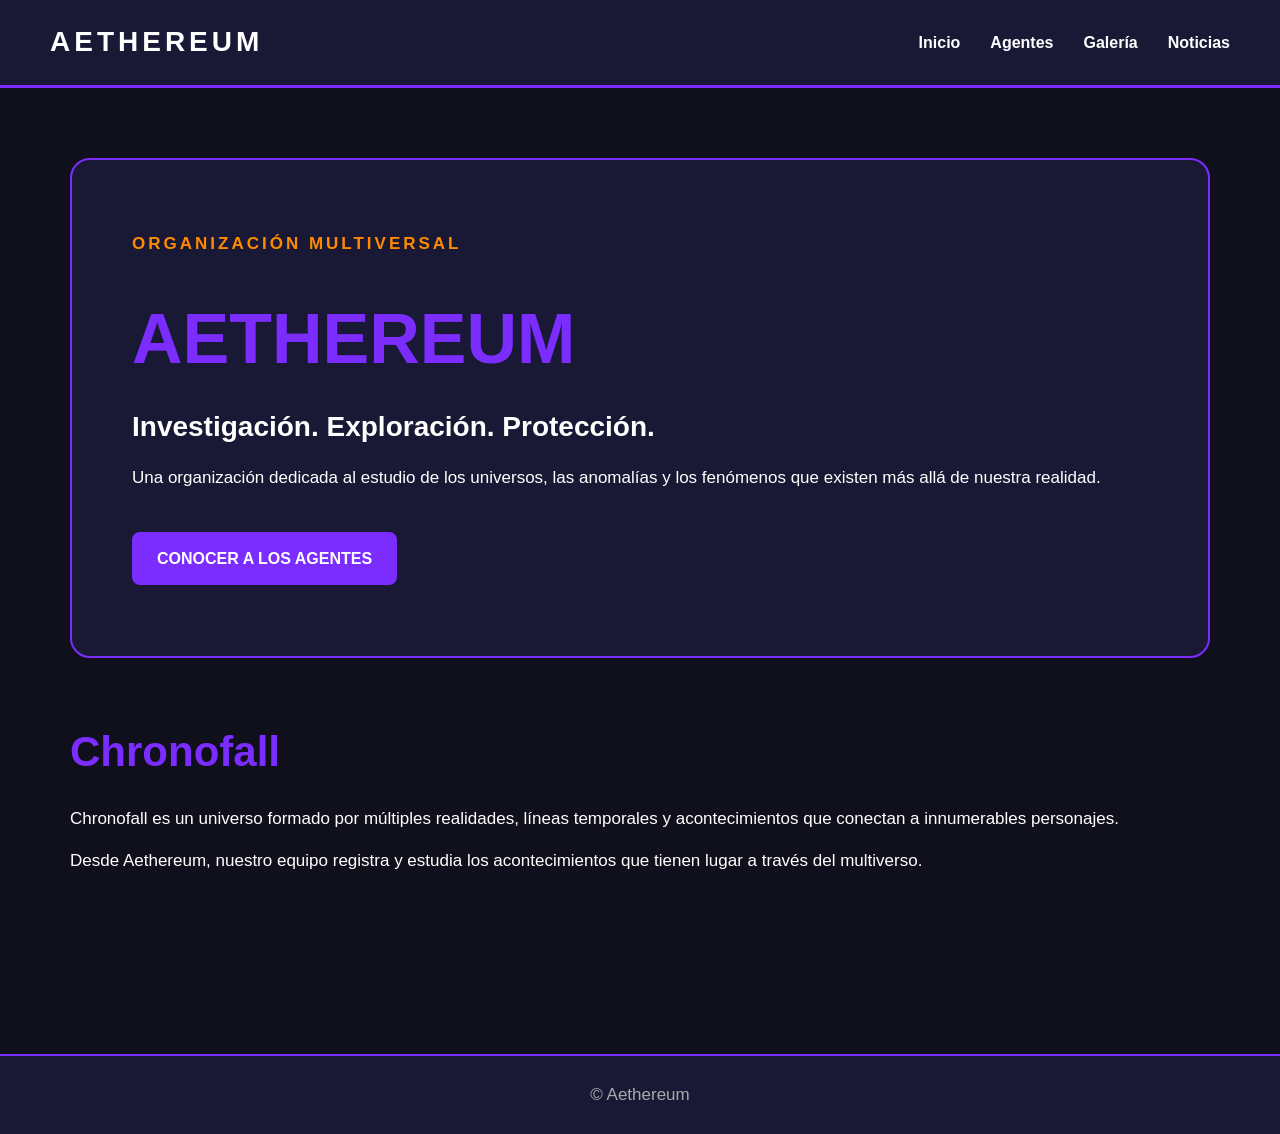
<file: index.html>
<!DOCTYPE html>
<html lang="es">

<head>
    <meta charset="UTF-8">
    <meta name="viewport" content="width=device-width, initial-scale=1.0">
    <title> AETHEREUM</title>

    <link rel="stylesheet" href="css/style.css">
</head>

<body>

    <header>
        <h1>AETHEREUM</h1>

        <nav>
            <a href="index.html">Inicio</a>
            <a href="agentes.html">Agentes</a>
            <a href="galeria.html">Galería</a>
            <a href="noticias">Noticias</a>
        </nav>
    </header>

<main>

    <section class="hero">

        <p class="hero-subtitle">ORGANIZACIÓN MULTIVERSAL</p>

        <h2>AETHEREUM</h2>

        <p class="hero-text">
            Investigación. Exploración. Protección.
        </p>

        <p>
            Una organización dedicada al estudio de los universos,
            las anomalías y los fenómenos que existen más allá
            de nuestra realidad.
        </p>

        <a class="hero-button" href="agentes.html">
            CONOCER A LOS AGENTES
        </a>

    </section>


    <section>

        <h2>Chronofall</h2>

        <p>
            Chronofall es un universo formado por múltiples realidades,
            líneas temporales y acontecimientos que conectan a
            innumerables personajes.
        </p>

        <p>
            Desde Aethereum, nuestro equipo registra y estudia
            los acontecimientos que tienen lugar a través del multiverso.
        </p>

    </section>

    </main>
    <footer>
        <p>© Aethereum</p>
    </footer>

</body>

</html>
</file>
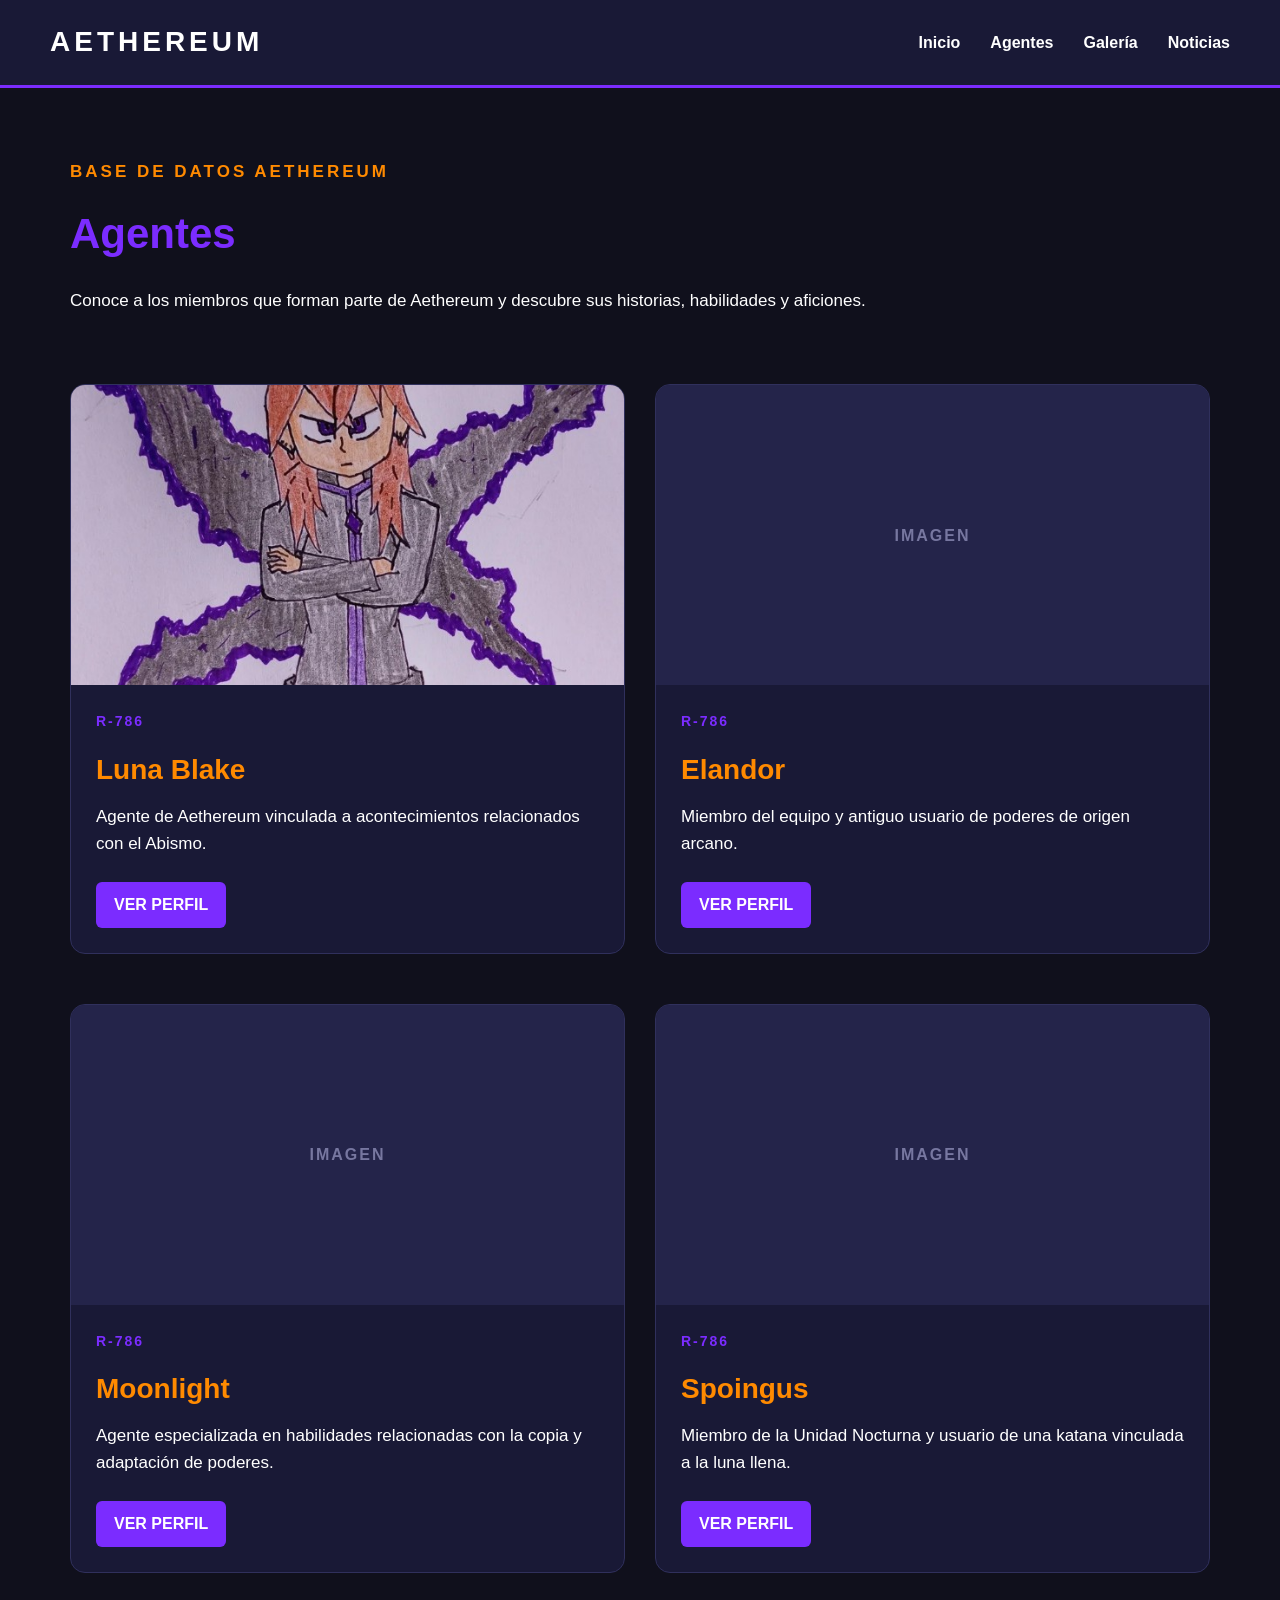
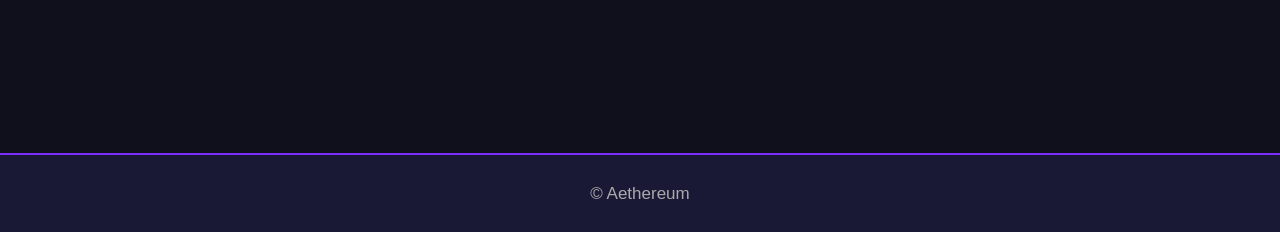
<file: agentes.html>
<!DOCTYPE html>
<html lang="es">

<head>
    <meta charset="UTF-8">
    <meta name="viewport" content="width-device-width, initial-scale=1.0">
    <title>Agentes - Aethereum</title>

    <link rel="stylesheet" href="css/style.css">
</head>

<body>

    <header>
        <h1>AETHEREUM</h1>

        <nav>
            <a href="index.html">Inicio</a>
            <a href="agentes.html">Agentes</a>
            <a href="galeria.html">Galería</a>
            <a href="noticias.html">Noticias</a>
        </nav>
    </header>

<main>

    <section class="page-header">

        <p class="hero-subtitle">BASE DE DATOS AETHEREUM</p>

        <h2>Agentes</h2>

        <p>
            Conoce a los miembros que forman parte de Aethereum
            y descubre sus historias, habilidades y aficiones.
        </p>

    </section>


    <section class="agents-grid">

        <article class="agent-card">

        <div class="agent-image">
            <img src="img/personajes/luna.jpg" alt="Luna Blake">
        </div>

            <div class="agent-info">

                <p class="agent-universe">R-786</p>

                <h3>Luna Blake</h3>

                <p>
                    Agente de Aethereum vinculada a acontecimientos
                    relacionados con el Abismo.
                </p>

                <a href="agentes/luna.html" class="agent-button">
                    VER PERFIL
                </a>

            </div>

        </article>


        <article class="agent-card">

            <div class="agent-image">
                <span>IMAGEN</span>
            </div>

            <div class="agent-info">

                <p class="agent-universe">R-786</p>

                <h3>Elandor</h3>

                <p>
                    Miembro del equipo y antiguo usuario de
                    poderes de origen arcano.
                </p>

                <a href="#" class="agent-button">
                    VER PERFIL
                </a>

            </div>

        </article>


        <article class="agent-card">

            <div class="agent-image">
                <span>IMAGEN</span>
            </div>

            <div class="agent-info">

                <p class="agent-universe">R-786</p>

                <h3>Moonlight</h3>

                <p>
                    Agente especializada en habilidades relacionadas
                    con la copia y adaptación de poderes.
                </p>

                <a href="#" class="agent-button">
                    VER PERFIL
                </a>

            </div>

        </article>


        <article class="agent-card">

            <div class="agent-image">
                <span>IMAGEN</span>
            </div>

            <div class="agent-info">

                <p class="agent-universe">R-786</p>

                <h3>Spoingus</h3>

                <p>
                    Miembro de la Unidad Nocturna y usuario
                    de una katana vinculada a la luna llena.
                </p>

                <a href="#" class="agent-button">
                    VER PERFIL
                </a>

            </div>

        </article>

    </section>

</main>

    <footer>
        <p>© Aethereum</p>
    </footer>

</body>

</html>
</file>
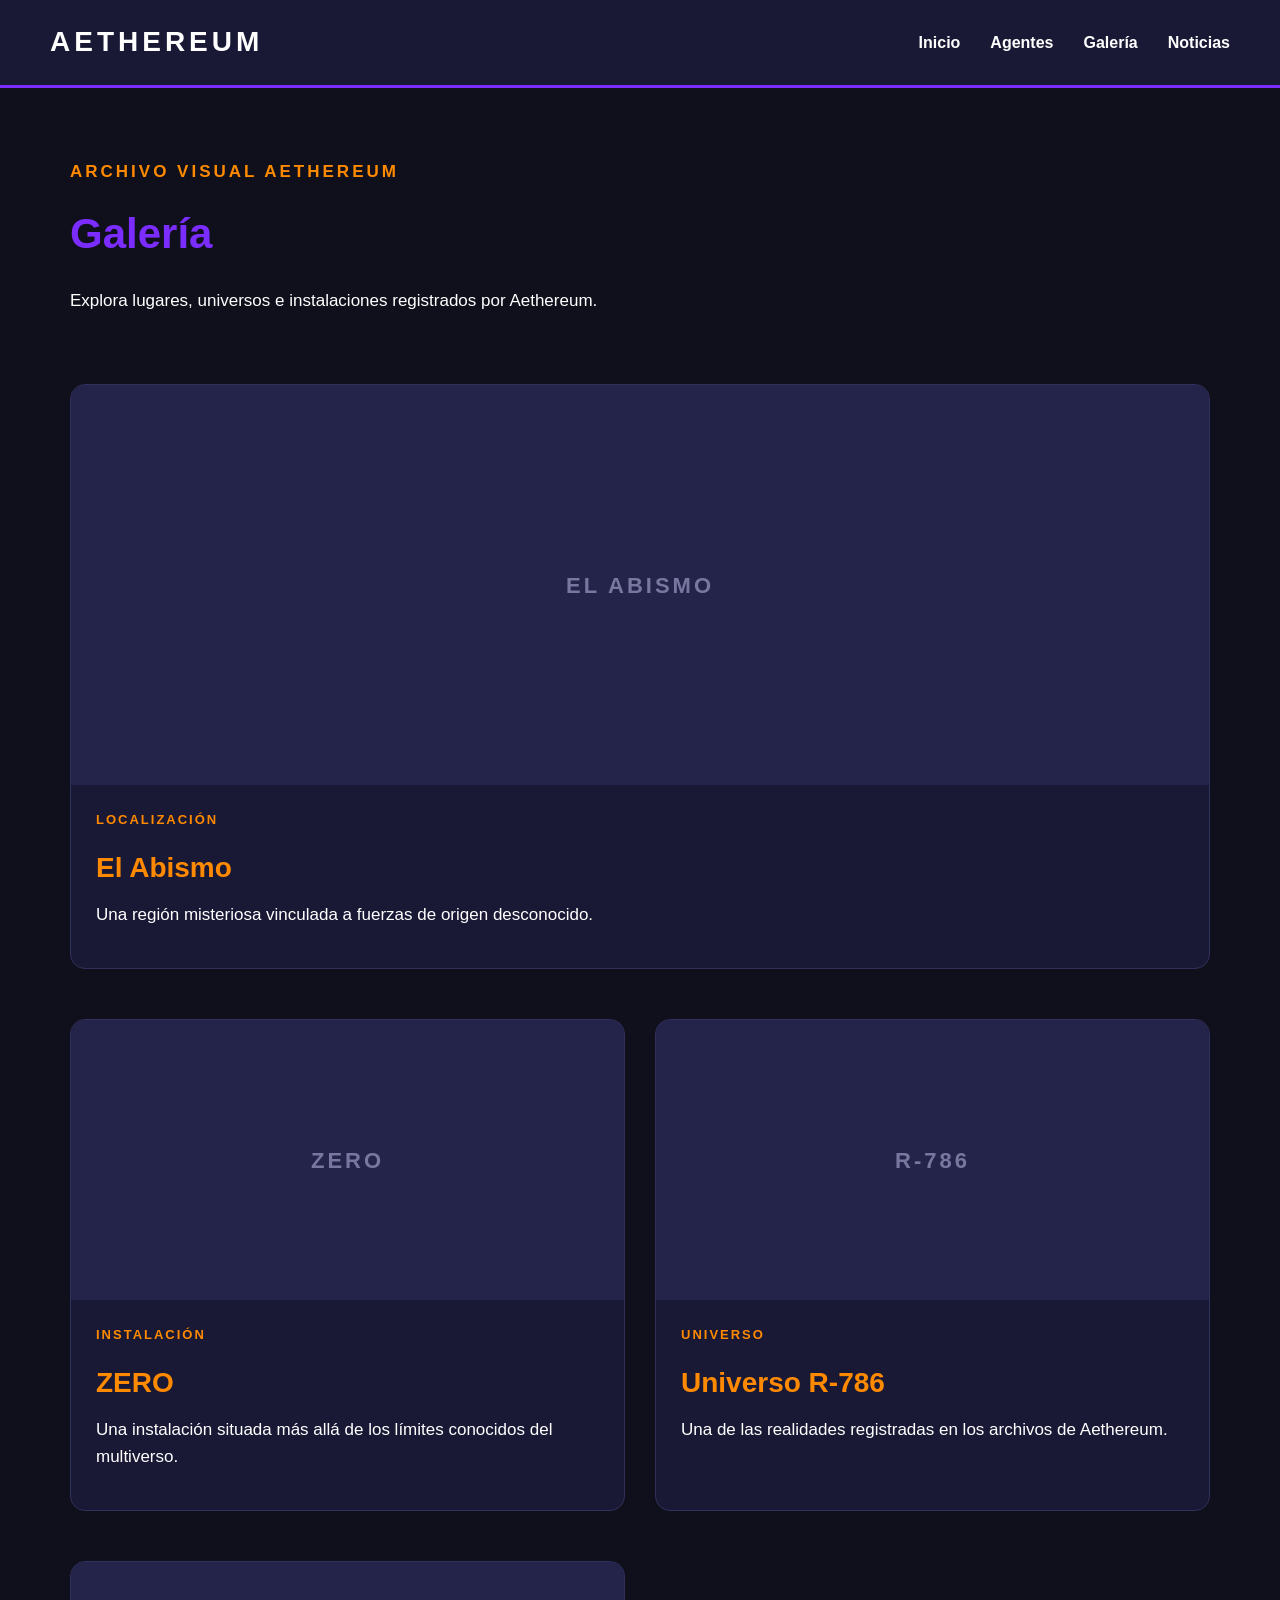
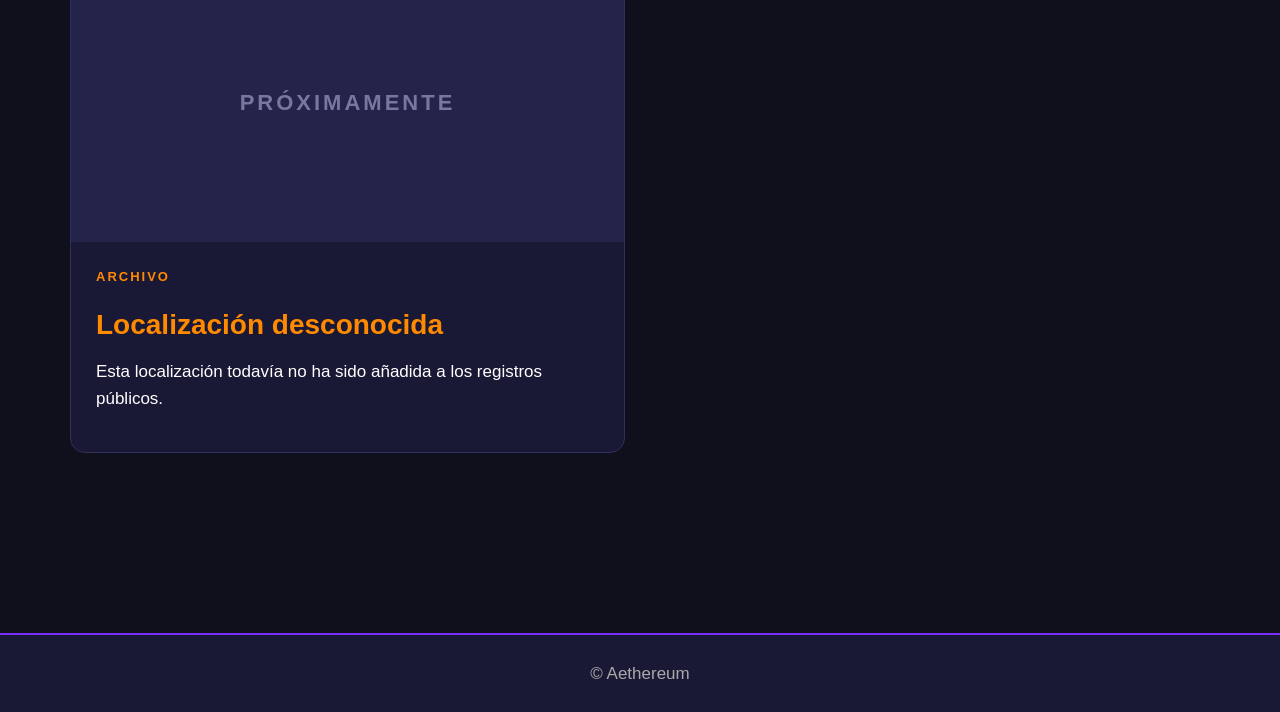
<file: galeria.html>
<!DOCTYPE html>
<html lang="es">

<head>
    <meta charset="UTF-8">
    <meta name="viewport" content="width=device-width, initial-scale=1.0">
    <title>Galería - Aethereum</title>

    <link rel="stylesheet" href="css/style.css">
</head>

<body>

    <header>
        <h1>AETHEREUM</h1>

        <nav>
            <a href="index.html">Inicio</a>
            <a href="agentes.html">Agentes</a>
            <a href="galeria.html">Galería</a>
            <a href="noticias.html">Noticias</a>
        </nav>
    </header>
<main>

    <section class="page-header">

        <p class="hero-subtitle">ARCHIVO VISUAL AETHEREUM</p>

        <h2>Galería</h2>

        <p>
            Explora lugares, universos e instalaciones
            registrados por Aethereum.
        </p>

    </section>


    <section class="gallery-grid">


        <!-- EL ABISMO -->

        <article class="gallery-card gallery-large">

            <div class="gallery-image">
                <span>EL ABISMO</span>
            </div>

            <div class="gallery-info">

                <p class="gallery-category">
                    LOCALIZACIÓN
                </p>

                <h3>El Abismo</h3>

                <p>
                    Una región misteriosa vinculada a fuerzas
                    de origen desconocido.
                </p>

            </div>

        </article>


        <!-- ZERO -->

        <article class="gallery-card">

            <div class="gallery-image">
                <span>ZERO</span>
            </div>

            <div class="gallery-info">

                <p class="gallery-category">
                    INSTALACIÓN
                </p>

                <h3>ZERO</h3>

                <p>
                    Una instalación situada más allá de los
                    límites conocidos del multiverso.
                </p>

            </div>

        </article>


        <!-- R-786 -->

        <article class="gallery-card">

            <div class="gallery-image">
                <span>R-786</span>
            </div>

            <div class="gallery-info">

                <p class="gallery-category">
                    UNIVERSO
                </p>

                <h3>Universo R-786</h3>

                <p>
                    Una de las realidades registradas
                    en los archivos de Aethereum.
                </p>

            </div>

        </article>


        <!-- NUEVA LOCALIZACIÓN -->

        <article class="gallery-card">

            <div class="gallery-image">
                <span>PRÓXIMAMENTE</span>
            </div>

            <div class="gallery-info">

                <p class="gallery-category">
                    ARCHIVO
                </p>

                <h3>Localización desconocida</h3>

                <p>
                    Esta localización todavía no ha sido
                    añadida a los registros públicos.
                </p>

            </div>

        </article>


    </section>

</main>

    <footer>
        <p>© Aethereum</p>
    </footer>

</body>

</html>
</file>
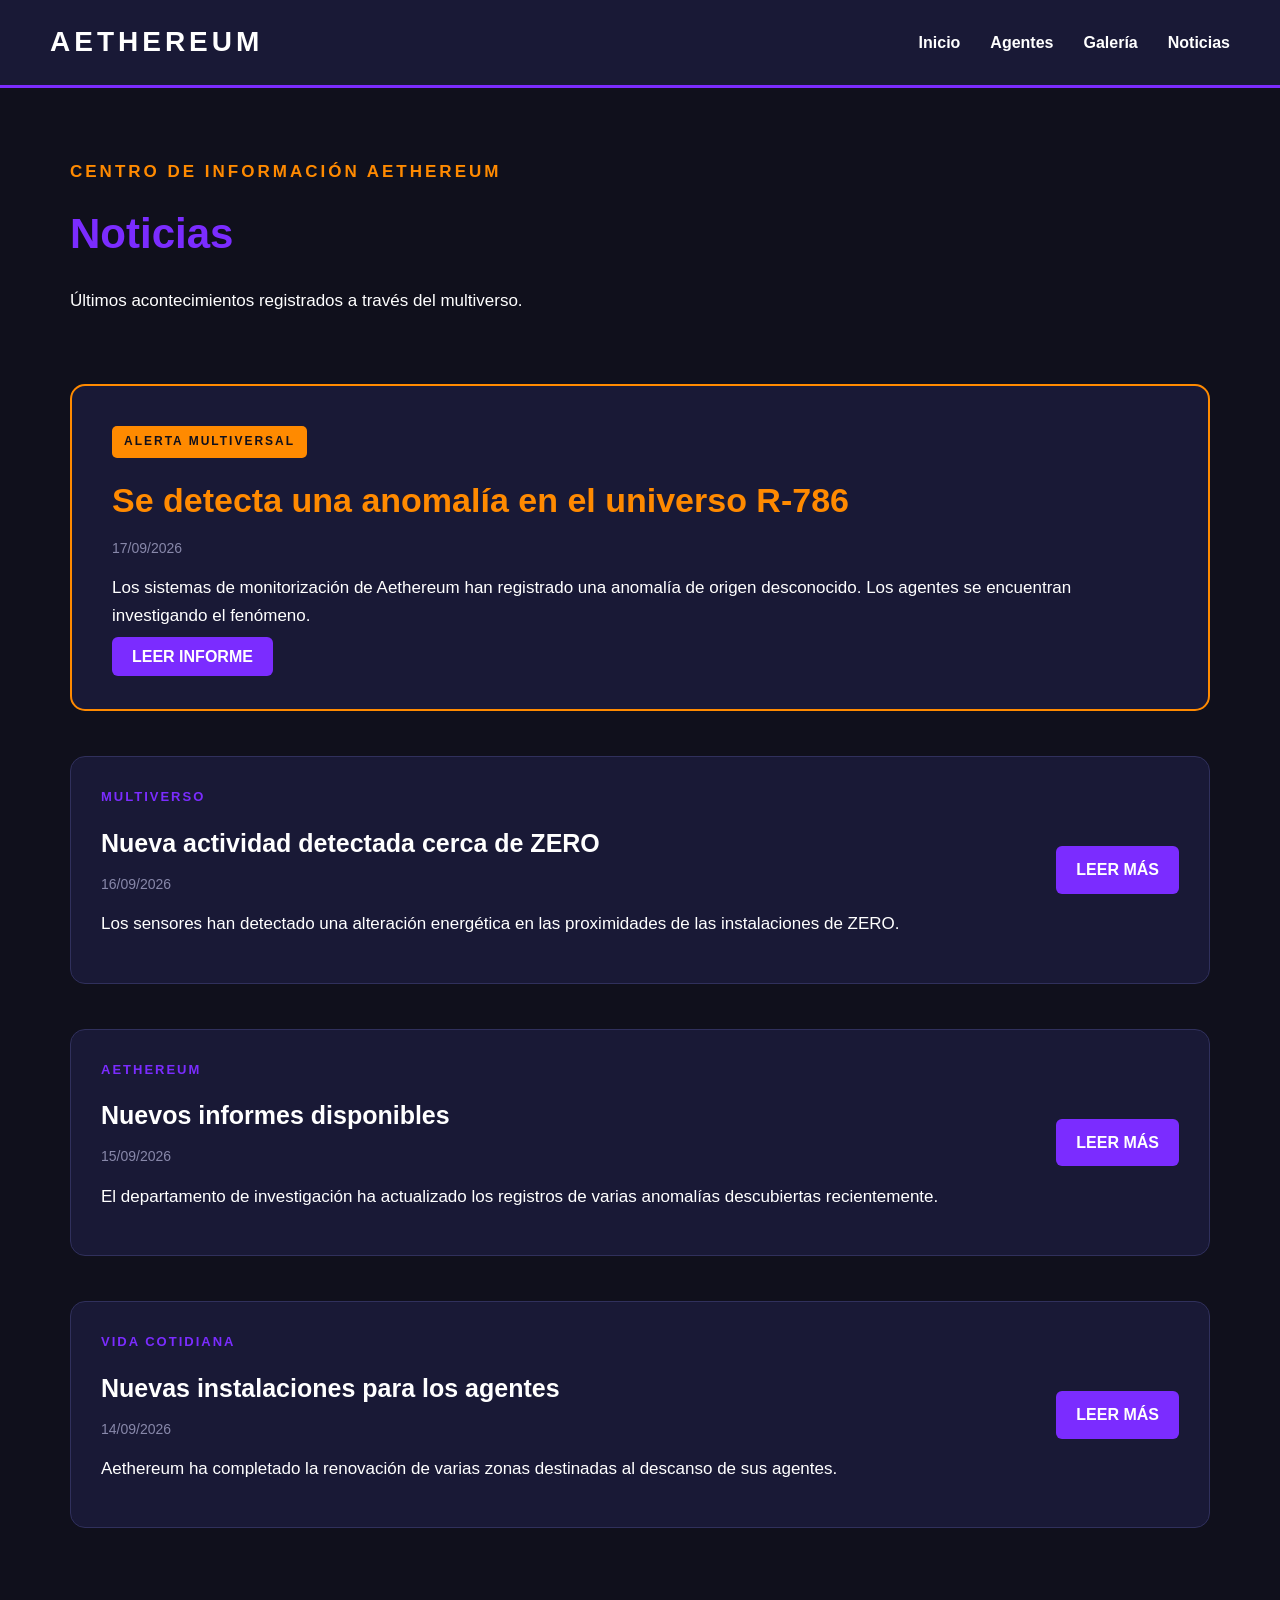
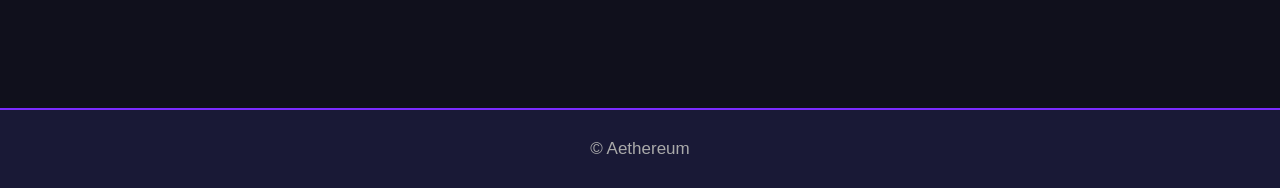
<file: noticias.html>
<!DOCTYPE html>
<html lang="es">

<head>
    <meta charset="UTF-8">
    <meta name="viewport" content="width=device-width, initial-scale=1.0">
    <title>Noticias - Aethereum</title>

    <link rel="stylesheet" href="css/style.css">
</head>

<body>

    <header>
        <h1>AETHEREUM</h1>

        <nav>
            <a href="index.html">Inicio</a>
            <a href="agentes.html">Agentes</a>
            <a href="galeria.html">Galería</a>
            <a href="noticias.html">Noticias</a>
        </nav>
    </header>

<main>

    <section class="page-header">

        <p class="hero-subtitle">CENTRO DE INFORMACIÓN AETHEREUM</p>

        <h2>Noticias</h2>

        <p>
            Últimos acontecimientos registrados a través
            del multiverso.
        </p>

    </section>


    <section class="news-list">


        <!-- NOTICIA DESTACADA -->

        <article class="news-featured">

            <div class="news-label">
                ALERTA MULTIVERSAL
            </div>

            <h3>
                Se detecta una anomalía en el universo R-786
            </h3>

            <p class="news-date">
                17/09/2026
            </p>

            <p>
                Los sistemas de monitorización de Aethereum han
                registrado una anomalía de origen desconocido.
                Los agentes se encuentran investigando el fenómeno.
            </p>

            <a href="#" class="news-button">
                LEER INFORME
            </a>

        </article>


        <!-- NOTICIA NORMAL -->

        <article class="news-card">

            <div>

                <p class="news-category">
                    MULTIVERSO
                </p>

                <h3>
                    Nueva actividad detectada cerca de ZERO
                </h3>

                <p class="news-date">
                    16/09/2026
                </p>

                <p>
                    Los sensores han detectado una alteración
                    energética en las proximidades de las
                    instalaciones de ZERO.
                </p>

            </div>

            <a href="#" class="news-button">
                LEER MÁS
            </a>

        </article>


        <!-- NOTICIA NORMAL -->

        <article class="news-card">

            <div>

                <p class="news-category">
                    AETHEREUM
                </p>

                <h3>
                    Nuevos informes disponibles
                </h3>

                <p class="news-date">
                    15/09/2026
                </p>

                <p>
                    El departamento de investigación ha actualizado
                    los registros de varias anomalías descubiertas
                    recientemente.
                </p>

            </div>

            <a href="#" class="news-button">
                LEER MÁS
            </a>

        </article>


        <!-- NOTICIA COTIDIANA -->

        <article class="news-card">

            <div>

                <p class="news-category">
                    VIDA COTIDIANA
                </p>

                <h3>
                    Nuevas instalaciones para los agentes
                </h3>

                <p class="news-date">
                    14/09/2026
                </p>

                <p>
                    Aethereum ha completado la renovación de
                    varias zonas destinadas al descanso de
                    sus agentes.
                </p>

            </div>

            <a href="#" class="news-button">
                LEER MÁS
            </a>

        </article>


    </section>

</main>
    <footer>
        <p>© Aethereum</p>
    </footer>

</body>

</html>
</file>
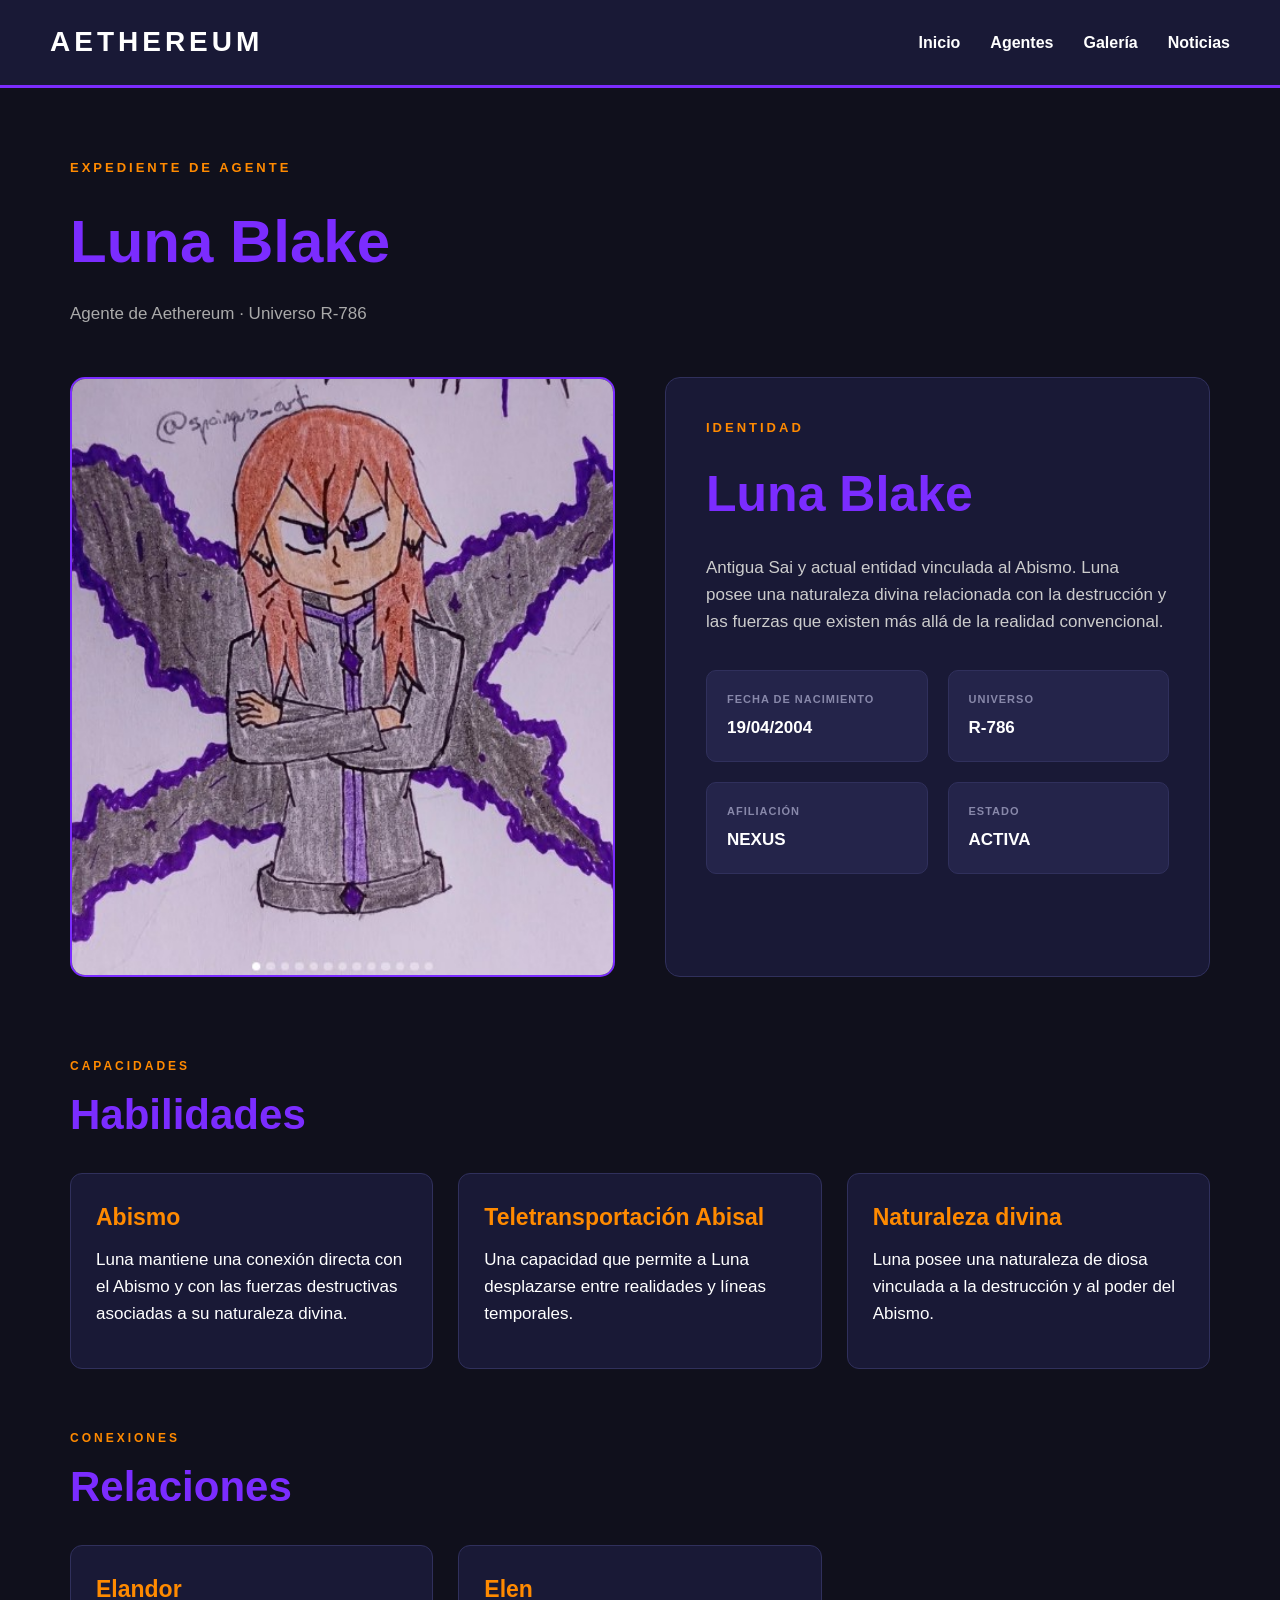
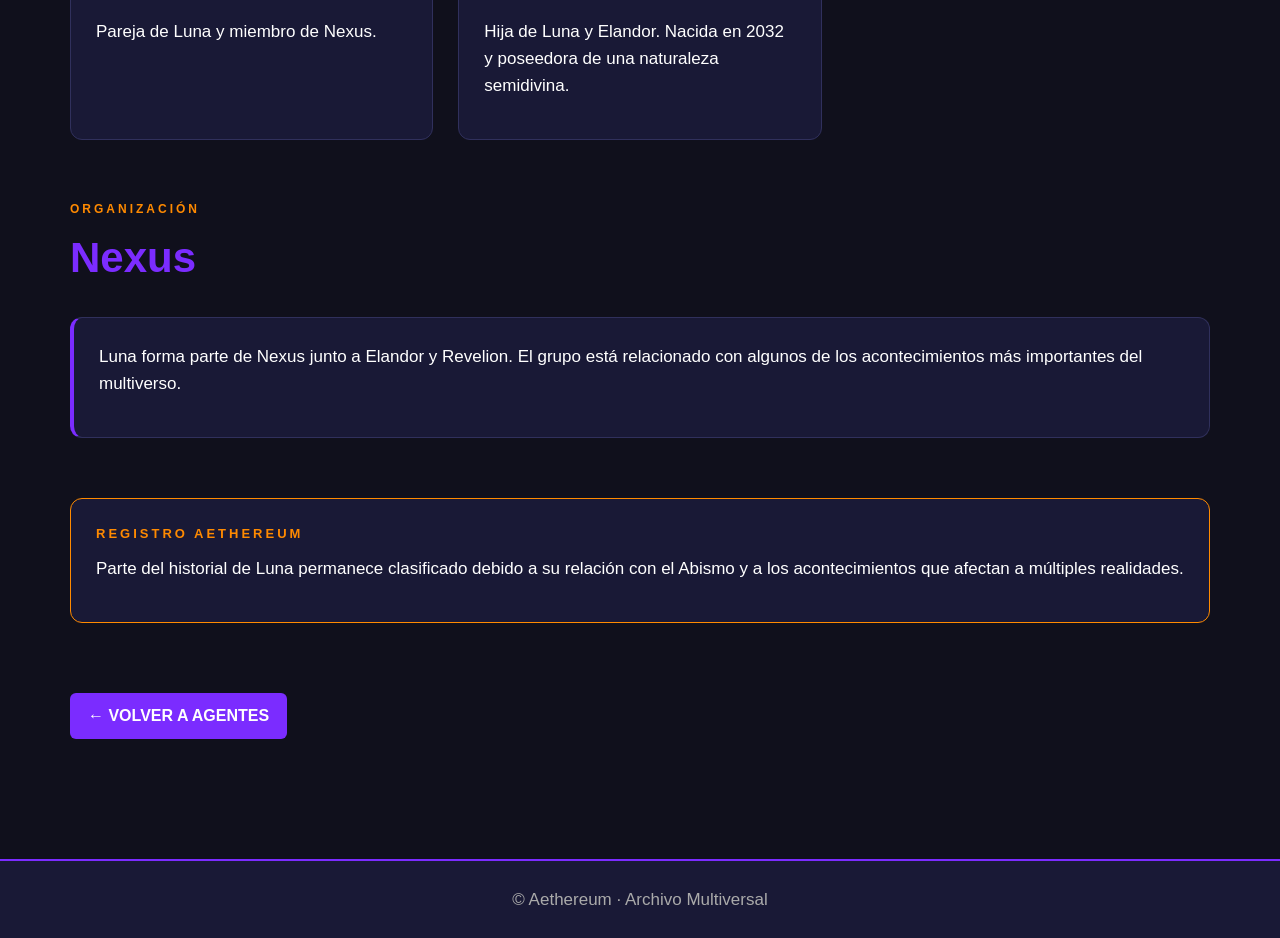
<file: agentes/luna.html>
<!DOCTYPE html>
<html lang="es">

<head>
    <meta charset="UTF-8">
    <meta name="viewport" content="width=device-width, initial-scale=1.0">

    <title>Luna Blake | Aethereum</title>

    <link rel="stylesheet" href="../css/style.css">
</head>

<body>

    <header>

        <h1>AETHEREUM</h1>

        <nav>
            <a href="../index.html">Inicio</a>
            <a href="../agentes.html">Agentes</a>
            <a href="../galeria.html">Galería</a>
            <a href="../noticias.html">Noticias</a>
        </nav>

    </header>


    <main>

        <!-- CABECERA DEL PERFIL -->

        <section class="profile-header">

            <p class="profile-classification">
                EXPEDIENTE DE AGENTE
            </p>

            <h2>Luna Blake</h2>

            <p>
                Agente de Aethereum · Universo R-786
            </p>

        </section>


        <!-- INFORMACIÓN PRINCIPAL -->

        <section class="profile">

            <div class="profile-image">

                <img
                    src="../img/personajes/luna.jpg"
                    alt="Luna Blake"
                >

            </div>


            <div class="profile-information">

                <p class="profile-label">
                    IDENTIDAD
                </p>

                <h2>Luna Blake</h2>

                <p class="profile-description">
                    Antigua Sai y actual entidad vinculada al Abismo.
                    Luna posee una naturaleza divina relacionada con
                    la destrucción y las fuerzas que existen más allá
                    de la realidad convencional.
                </p>


                <div class="profile-data">

                    <div>
                        <span>FECHA DE NACIMIENTO</span>
                        <strong>19/04/2004</strong>
                    </div>

                    <div>
                        <span>UNIVERSO</span>
                        <strong>R-786</strong>
                    </div>

                    <div>
                        <span>AFILIACIÓN</span>
                        <strong>NEXUS</strong>
                    </div>

                    <div>
                        <span>ESTADO</span>
                        <strong>ACTIVA</strong>
                    </div>

                </div>

            </div>

        </section>


        <!-- HABILIDADES -->

        <section>

            <div class="profile-section-title">

                <p>CAPACIDADES</p>

                <h2>Habilidades</h2>

            </div>


            <div class="profile-grid">

                <article>

                    <h3>Abismo</h3>

                    <p>
                        Luna mantiene una conexión directa con el
                        Abismo y con las fuerzas destructivas asociadas
                        a su naturaleza divina.
                    </p>

                </article>


                <article>

                    <h3>Teletransportación Abisal</h3>

                    <p>
                        Una capacidad que permite a Luna desplazarse
                        entre realidades y líneas temporales.
                    </p>

                </article>


                <article>

                    <h3>Naturaleza divina</h3>

                    <p>
                        Luna posee una naturaleza de diosa vinculada
                        a la destrucción y al poder del Abismo.
                    </p>

                </article>

            </div>

        </section>


        <!-- RELACIONES -->

        <section>

            <div class="profile-section-title">

                <p>CONEXIONES</p>

                <h2>Relaciones</h2>

            </div>


            <div class="profile-grid">

                <article>

                    <h3>Elandor</h3>

                    <p>
                        Pareja de Luna y miembro de Nexus.
                    </p>

                </article>


                <article>

                    <h3>Elen</h3>

                    <p>
                        Hija de Luna y Elandor. Nacida en 2032 y
                        poseedora de una naturaleza semidivina.
                    </p>

                </article>

            </div>

        </section>


        <!-- AFILIACIÓN -->

        <section>

            <div class="profile-section-title">

                <p>ORGANIZACIÓN</p>

                <h2>Nexus</h2>

            </div>

            <article class="profile-affiliation">

                <p>
                    Luna forma parte de Nexus junto a Elandor y
                    Revelion. El grupo está relacionado con algunos
                    de los acontecimientos más importantes del
                    multiverso.
                </p>

            </article>

        </section>


        <!-- NOTA -->

        <section>

            <article class="profile-note">

                <p class="profile-label">
                    REGISTRO AETHEREUM
                </p>

                <p>
                    Parte del historial de Luna permanece clasificado
                    debido a su relación con el Abismo y a los
                    acontecimientos que afectan a múltiples realidades.
                </p>

            </article>

        </section>


        <a href="../agentes.html" class="agent-button">
            ← VOLVER A AGENTES
        </a>

    </main>


    <footer>

        <p>
            © Aethereum · Archivo Multiversal
        </p>

    </footer>

</body>

</html>
</file>
<file: css/style.css>
/* ========================================
   AETHEREUM - ESTILO GENERAL
   ======================================== */

* {
    margin: 0;
    padding: 0;
    box-sizing: border-box;
}

body {
    font-family: Arial, sans-serif;
    background-color: #10101c;
    color: #ffffff;
    line-height: 1.6;
}


/* ========================================
   CABECERA
   ======================================== */

header {
    background-color: #191936;
    padding: 20px 50px;

    display: flex;
    align-items: center;
    justify-content: space-between;

    border-bottom: 3px solid #7b2cff;
}

header h1 {
    color: #ffffff;
    font-size: 28px;
    letter-spacing: 4px;
}


/* ========================================
   NAVEGACIÓN
   ======================================== */

nav {
    display: flex;
    gap: 30px;
}

nav a {
    color: #ffffff;
    text-decoration: none;
    font-weight: bold;
    transition: 0.3s;
}

nav a:hover {
    color: #ff8a00;
}


/* ========================================
   CONTENIDO
   ======================================== */

main {
    max-width: 1200px;
    margin: 0 auto;
    padding: 70px 30px;
}

section {
    margin-bottom: 60px;
}

h2 {
    font-size: 42px;
    margin-bottom: 20px;
    color: #7b2cff;
}

h3 {
    font-size: 24px;
    margin-bottom: 10px;
    color: #ff8a00;
}

p {
    font-size: 17px;
    margin-bottom: 15px;
}


/* ========================================
   TARJETAS
   ======================================== */

article {
    background-color: #191936;

    border: 1px solid #30305c;
    border-radius: 12px;

    padding: 25px;
    margin-top: 20px;

    transition: 0.3s;
}

article:hover {
    transform: translateY(-5px);
    border-color: #7b2cff;
}


/* ========================================
   PIE DE PÁGINA
   ======================================== */

footer {
    background-color: #191936;

    text-align: center;

    padding: 25px;

    margin-top: 50px;

    border-top: 2px solid #7b2cff;
}

footer p {
    margin: 0;
    color: #aaaaaa;
}
/* ========================================
   HERO - INICIO
   ======================================== */

.hero {
    min-height: 500px;

    display: flex;
    flex-direction: column;
    justify-content: center;
    align-items: flex-start;

    padding: 60px;

    background-color: #191936;

    border-radius: 20px;

    border: 2px solid #7b2cff;
}

.hero-subtitle {
    color: #ff8a00;
    font-weight: bold;
    letter-spacing: 3px;
}

.hero h2 {
    font-size: 70px;
    margin: 10px 0;
}

.hero-text {
    font-size: 28px;
    font-weight: bold;
}

.hero-button {
    display: inline-block;

    margin-top: 25px;

    padding: 14px 25px;

    background-color: #7b2cff;

    color: white;

    text-decoration: none;

    border-radius: 8px;

    font-weight: bold;

    transition: 0.3s;
}

.hero-button:hover {
    background-color: #ff8a00;
    transform: scale(1.05);
}
/* ========================================
   CABECERA DE PÁGINA
   ======================================== */

.page-header {
    margin-bottom: 50px;
}

.page-header h2 {
    margin-top: 5px;
}


/* ========================================
   GRID DE AGENTES
   ======================================== */

.agents-grid {
    display: grid;

    grid-template-columns: repeat(2, 1fr);

    gap: 30px;
}


/* ========================================
   TARJETA DE AGENTE
   ======================================== */

.agent-card {
    padding: 0;

    overflow: hidden;

    background-color: #191936;

    border: 1px solid #30305c;

    border-radius: 15px;

    transition: 0.3s;
}

.agent-card:hover {
    transform: translateY(-8px);

    border-color: #7b2cff;

    box-shadow: 0 10px 30px rgba(123, 44, 255, 0.25);
}


/* ========================================
   IMAGEN DEL AGENTE
   ======================================== */

.agent-image {
    height: 300px;

    background-color: #24244a;

    display: flex;

    justify-content: center;

    align-items: center;

    overflow: hidden;
}

.agent-image img {
    width: 100%;
    height: 100%;

    object-fit: cover;

    transition: 0.4s;
}

.agent-card:hover .agent-image img {
    transform: scale(1.05);
}

.agent-image span {
    color: #7777a0;

    font-weight: bold;

    letter-spacing: 2px;
}


/* ========================================
   INFORMACIÓN
   ======================================== */

.agent-info {
    padding: 25px;
}

.agent-info h3 {
    font-size: 28px;

    margin-bottom: 10px;
}

.agent-universe {
    color: #7b2cff;

    font-size: 14px;

    font-weight: bold;

    letter-spacing: 2px;
}

.agent-button {
    display: inline-block;

    margin-top: 10px;

    padding: 10px 18px;

    background-color: #7b2cff;

    color: white;

    text-decoration: none;

    border-radius: 6px;

    font-weight: bold;

    transition: 0.3s;
}

.agent-button:hover {
    background-color: #ff8a00;
}
/* ========================================
   GALERÍA
   ======================================== */

.gallery-grid {
    display: grid;

    grid-template-columns: repeat(2, 1fr);

    gap: 30px;
}


/* ========================================
   TARJETAS DE GALERÍA
   ======================================== */

.gallery-card {
    padding: 0;

    overflow: hidden;

    background-color: #191936;

    border: 1px solid #30305c;

    border-radius: 15px;

    transition: 0.3s;
}

.gallery-card:hover {
    transform: translateY(-8px);

    border-color: #7b2cff;
}


/* ========================================
   IMÁGENES
   ======================================== */

.gallery-image {
    height: 280px;

    background-color: #24244a;

    display: flex;

    justify-content: center;

    align-items: center;

    font-size: 22px;

    font-weight: bold;

    letter-spacing: 3px;

    color: #7777a0;
}


/* ========================================
   INFORMACIÓN
   ======================================== */

.gallery-info {
    padding: 25px;
}

.gallery-info h3 {
    font-size: 28px;
}

.gallery-category {
    color: #ff8a00;

    font-size: 13px;

    font-weight: bold;

    letter-spacing: 2px;
}


/* ========================================
   TARJETA GRANDE
   ======================================== */

.gallery-large {
    grid-column: span 2;
}

.gallery-large .gallery-image {
    height: 400px;
}
/* ========================================
   NOTICIAS
   ======================================== */

.news-list {
    display: flex;

    flex-direction: column;

    gap: 25px;
}


/* ========================================
   NOTICIA DESTACADA
   ======================================== */

.news-featured {
    padding: 40px;

    background-color: #191936;

    border: 2px solid #ff8a00;

    border-radius: 15px;

    position: relative;
}

.news-featured h3 {
    font-size: 34px;

    max-width: 800px;
}

.news-label {
    display: inline-block;

    padding: 6px 12px;

    margin-bottom: 15px;

    background-color: #ff8a00;

    color: #10101c;

    border-radius: 5px;

    font-size: 12px;

    font-weight: bold;

    letter-spacing: 2px;
}


/* ========================================
   NOTICIAS NORMALES
   ======================================== */

.news-card {
    display: flex;

    justify-content: space-between;

    align-items: center;

    gap: 30px;

    padding: 30px;

    background-color: #191936;

    border: 1px solid #30305c;

    border-radius: 15px;

    transition: 0.3s;
}

.news-card:hover {
    transform: translateX(8px);

    border-color: #7b2cff;
}

.news-card h3 {
    color: #ffffff;

    font-size: 25px;
}

.news-category {
    color: #7b2cff;

    font-size: 13px;

    font-weight: bold;

    letter-spacing: 2px;
}

.news-date {
    color: #8888aa;

    font-size: 14px;
}


/* ========================================
   BOTONES
   ======================================== */

.news-button {
    flex-shrink: 0;

    padding: 11px 20px;

    background-color: #7b2cff;

    color: #ffffff;

    text-decoration: none;

    border-radius: 6px;

    font-weight: bold;

    transition: 0.3s;
}

.news-button:hover {
    background-color: #ff8a00;
}
/* ========================================
   PERFIL DE AGENTE
   ======================================== */

.profile {
    display: grid;

    grid-template-columns: 400px 1fr;

    gap: 50px;

    align-items: center;

    margin-bottom: 60px;
}


.profile-image {
    width: 100%;

    height: 500px;

    overflow: hidden;

    border-radius: 15px;

    border: 2px solid #7b2cff;

    background-color: #24244a;
}


.profile-image img {
    width: 100%;

    height: 100%;

    object-fit: cover;
}


.profile-information h2 {
    font-size: 60px;

    margin: 10px 0;
}


.profile-universe {
    color: #ff8a00;

    font-weight: bold;

    letter-spacing: 3px;
}


/* ========================================
   DATOS DEL AGENTE
   ======================================== */

.profile-data {
    display: grid;

    grid-template-columns: repeat(2, 1fr);

    gap: 25px;

    margin-bottom: 50px;
}


.data-box {
    background-color: #191936;

    padding: 30px;

    border-radius: 12px;

    border: 1px solid #30305c;
}


.data-box h3 {
    margin-bottom: 15px;
}


/* ========================================
   BOTÓN VOLVER
   ======================================== */

.back-button {
    display: inline-block;

    padding: 12px 20px;

    background-color: #7b2cff;

    color: white;

    text-decoration: none;

    border-radius: 6px;

    font-weight: bold;

    transition: 0.3s;
}


.back-button:hover {
    background-color: #ff8a00;
}
/* =========================
   PERFIL DE AGENTE
   ========================= */

.profile-header {
    margin-bottom: 50px;
}

.profile-header h2 {
    font-size: 60px;
    margin: 5px 0 10px;
}

.profile-header p {
    color: #aaaaaa;
}

.profile-classification {
    color: #ff8a00 !important;
    font-size: 13px;
    font-weight: bold;
    letter-spacing: 3px;
}


/* PERFIL PRINCIPAL */

.profile {
    display: grid;
    grid-template-columns: 1fr 1fr;
    gap: 50px;
    align-items: stretch;
    margin-bottom: 80px;
}

.profile-image {
    height: 600px;
    background-color: #191936;
    border: 2px solid #7b2cff;
    border-radius: 15px;
    overflow: hidden;
}

.profile-image img {
    width: 100%;
    height: 100%;
    object-fit: cover;
}


/* INFORMACIÓN */

.profile-information {
    background-color: #191936;
    border: 1px solid #30305c;
    border-radius: 15px;
    padding: 40px;
}

.profile-label {
    color: #ff8a00;
    font-size: 13px;
    font-weight: bold;
    letter-spacing: 3px;
}

.profile-information h2 {
    font-size: 50px;
    margin: 5px 0 20px;
}

.profile-description {
    color: #cccccc;
    margin-bottom: 35px;
}


/* DATOS */

.profile-data {
    display: grid;
    grid-template-columns: repeat(2, 1fr);
    gap: 20px;
}

.profile-data div {
    padding: 20px;
    background-color: #24244a;
    border-radius: 10px;
    border: 1px solid #30305c;
}

.profile-data span {
    display: block;
    color: #8888aa;
    font-size: 11px;
    font-weight: bold;
    letter-spacing: 1px;
    margin-bottom: 5px;
}

.profile-data strong {
    color: #ffffff;
    font-size: 17px;
}


/* TÍTULOS DE SECCIÓN */

.profile-section-title {
    margin-bottom: 25px;
}

.profile-section-title p {
    color: #ff8a00;
    font-size: 12px;
    font-weight: bold;
    letter-spacing: 3px;
    margin-bottom: 5px;
}

.profile-section-title h2 {
    margin: 0;
}


/* GRID DE INFORMACIÓN */

.profile-grid {
    display: grid;
    grid-template-columns: repeat(3, 1fr);
    gap: 25px;
}

.profile-grid article {
    margin-top: 0;
    min-height: 180px;
}

.profile-grid article h3 {
    font-size: 23px;
}


/* AFILIACIÓN */

.profile-affiliation {
    border-left: 4px solid #7b2cff;
}


/* NOTA */

.profile-note {
    border: 1px solid #ff8a00;
    background-color: #191936;
}

.profile-note .profile-label {
    margin-bottom: 10px;
}


/* RESPONSIVE */

@media (max-width: 700px) {

    .profile {
        grid-template-columns: 1fr;
    }

    .profile-image {
        height: 450px;
    }

    .profile-header h2 {
        font-size: 45px;
    }

    .profile-information h2 {
        font-size: 40px;
    }

    .profile-data {
        grid-template-columns: 1fr;
    }

    .profile-grid {
        grid-template-columns: 1fr;
    }

}
/* =================================
   DISEÑO PARA MÓVILES
   ================================= */

@media (max-width: 700px) {

    header {
        padding: 15px;
        flex-direction: column;
        gap: 15px;
    }

    nav {
        gap: 15px;
        flex-wrap: wrap;
        justify-content: center;
    }

    main {
        padding: 40px 20px;
    }

    .hero {
        padding: 30px;
        min-height: 400px;
    }

    .hero h2 {
        font-size: 45px;
    }

    .agents-grid {
        grid-template-columns: 1fr;
    }

    .gallery-grid {
        grid-template-columns: 1fr;
    }

    .gallery-large {
        grid-column: span 1;
    }

    .gallery-large .gallery-image {
        height: 280px;
    }

    .profile {
        grid-template-columns: 1fr;
    }

    .profile-image {
        height: 400px;
    }

    .profile-information h2 {
        font-size: 45px;
    }

    .profile-data {
        grid-template-columns: 1fr;
    }
}
</file>
